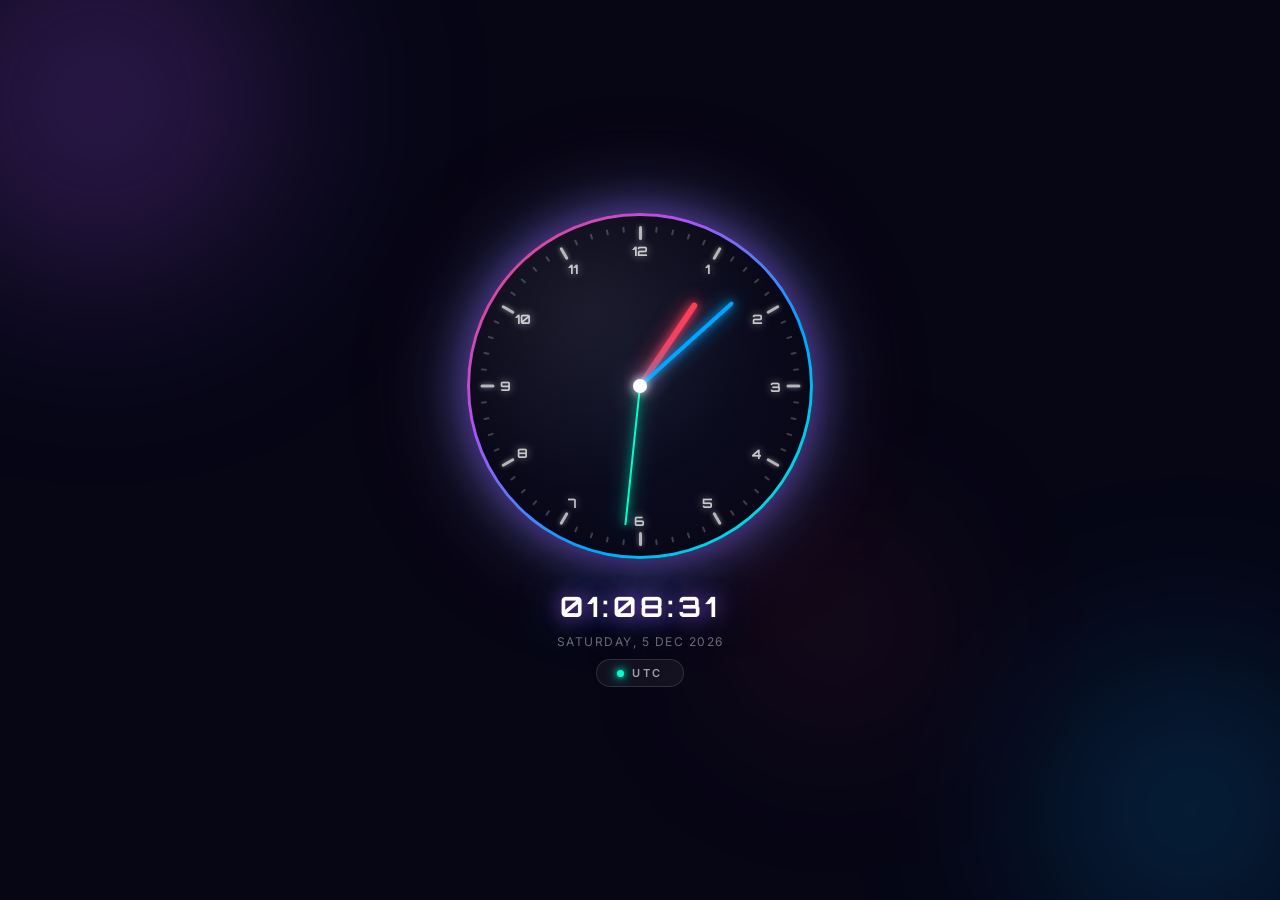
<file: index.html>
<!DOCTYPE html>
<html lang="en">
<head>
    <meta charset="UTF-8">
    <meta name="viewport" content="width=device-width, initial-scale=1.0">

    <!-- SEO -->
    <title>Analog Clock</title>
    <meta name="description" content="A beautiful, minimal analog clock built with HTML, CSS, and JavaScript.">
    <meta name="author" content="Vaibhav Chauhan">

    <!-- Open Graph / Social sharing -->
    <meta property="og:title" content="Analog Clock">
    <meta property="og:description" content="A beautiful, minimal analog clock built with HTML, CSS, and JavaScript.">
    <meta property="og:type" content="website">

    <!-- Browser theme color -->
    <meta name="theme-color" content="#353232">

    <!-- Favicon (emoji fallback — no extra file needed) -->
    <link rel="icon" href="data:image/svg+xml,<svg xmlns='http://www.w3.org/2000/svg' viewBox='0 0 100 100'><text y='.9em' font-size='90'>🕐</text></svg>">

    <link rel="stylesheet" href="styles.css">
</head>
<body>

    <!-- Ambient background orbs -->
    <div class="bg-orbs">
        <div class="orb orb-1"></div>
        <div class="orb orb-2"></div>
        <div class="orb orb-3"></div>
    </div>

    <div class="container">

        <!-- Glowing gradient outer ring -->
        <div class="clock-ring">
            <div class="clock">

                <!-- Tick marks (generated by JS) -->
                <div id="ticks" class="ticks"></div>

                <!-- Clock hands -->
                <div style="--clr:#ff3d58; --h:100px; --w:6px" id="hour" class="hand"><i></i></div>
                <div style="--clr:#00a6ff; --h:125px; --w:4px" id="min"  class="hand"><i></i></div>
                <div style="--clr:#00ffcc; --h:140px; --w:2px" id="sec"  class="hand"><i></i></div>

                <!-- Hour labels -->
                <span style="--i:1;"><b>1</b></span>
                <span style="--i:2;"><b>2</b></span>
                <span style="--i:3;"><b>3</b></span>
                <span style="--i:4;"><b>4</b></span>
                <span style="--i:5;"><b>5</b></span>
                <span style="--i:6;"><b>6</b></span>
                <span style="--i:7;"><b>7</b></span>
                <span style="--i:8;"><b>8</b></span>
                <span style="--i:9;"><b>9</b></span>
                <span style="--i:10;"><b>10</b></span>
                <span style="--i:11;"><b>11</b></span>
                <span style="--i:12;"><b>12</b></span>

                <!-- Center dot -->
                <div class="center-dot"></div>

            </div>
        </div>

        <!-- Digital info panel -->
        <div class="info-panel">
            <div class="digital-time" id="digitalTime">00:00:00</div>
            <div class="date-display"  id="dateDisplay"></div>
            <div class="timezone-badge">
                <span class="pulse-dot"></span>
                <span id="locationDisplay">Locating…</span>
            </div>
        </div>

    </div>

    <script src="script.js"></script>
</body>
</html>
</file>
<file: styles.css>
@import url('https://fonts.googleapis.com/css2?family=Orbitron:wght@400;700&family=Inter:wght@400;600&display=swap');

*, *::before, *::after {
    margin: 0;
    padding: 0;
    box-sizing: border-box;
}

body {
    display: flex;
    justify-content: center;
    align-items: center;
    min-height: 100vh;
    background: #060615;
    font-family: 'Inter', sans-serif;
    color: #fff;
    overflow: hidden;
}

/* ── Ambient background orbs ── */
.bg-orbs {
    position: fixed;
    inset: 0;
    pointer-events: none;
    z-index: 0;
}

.orb {
    position: absolute;
    border-radius: 50%;
    filter: blur(90px);
}

.orb-1 {
    width: 520px;
    height: 520px;
    background: radial-gradient(circle, rgba(168,85,247,0.35), transparent 70%);
    top: -160px;
    left: -160px;
}

.orb-2 {
    width: 420px;
    height: 420px;
    background: radial-gradient(circle, rgba(0,166,255,0.28), transparent 70%);
    bottom: -120px;
    right: -120px;
}

.orb-3 {
    width: 260px;
    height: 260px;
    background: radial-gradient(circle, rgba(255,61,88,0.18), transparent 70%);
    top: 55%;
    left: 55%;
}

/* ── Layout ── */
.container {
    position: relative;
    z-index: 1;
    display: flex;
    flex-direction: column;
    align-items: center;
    gap: 30px;
}

/* ── Glowing gradient outer ring ── */
.clock-ring {
    padding: 3px;
    border-radius: 50%;
    background: linear-gradient(135deg, #ff3d58, #a855f7, #00a6ff, #00ffcc);
    box-shadow:
        0 0 40px rgba(168,85,247,0.55),
        0 0 80px rgba(0,166,255,0.35),
        0 0 130px rgba(255,61,88,0.2);
    animation: glowPulse 3s ease-in-out infinite alternate;
}

@keyframes glowPulse {
    from {
        box-shadow:
            0 0 40px rgba(168,85,247,0.55),
            0 0 80px rgba(0,166,255,0.35);
    }
    to {
        box-shadow:
            0 0 65px rgba(168,85,247,0.85),
            0 0 130px rgba(0,166,255,0.55),
            0 0 200px rgba(255,61,88,0.25);
    }
}

/* ── Clock face ── */
.clock {
    width: 340px;
    height: 340px;
    border-radius: 50%;
    background:
        radial-gradient(circle at 35% 28%, rgba(255,255,255,0.07) 0%, transparent 55%),
        radial-gradient(circle at center, #0d0d22 0%, #060615 100%);
    display: flex;
    justify-content: center;
    align-items: center;
    position: relative;
}

/* ── Tick marks ── */
.ticks {
    position: absolute;
    inset: 0;
    border-radius: 50%;
    pointer-events: none;
}

.tick {
    position: absolute;
    left: calc(50% - 1px);
    top: 10px;
    width: 2px;
    border-radius: 2px;
    transform-origin: center 160px;
}

.tick.major {
    width: 3px;
    left: calc(50% - 1.5px);
    height: 14px;
    background: rgba(255,255,255,0.7);
    box-shadow: 0 0 5px rgba(255,255,255,0.5);
}

.tick.minor {
    height: 6px;
    background: rgba(255,255,255,0.22);
}

/* ── Number labels ── */
.clock span {
    position: absolute;
    transform: rotate(calc(30deg * var(--i)));
    inset: 24px;
    text-align: center;
    z-index: 2;
}

.clock span b {
    transform: rotate(calc(-30deg * var(--i)));
    display: inline-block;
    font-family: 'Orbitron', sans-serif;
    font-size: 13px;
    font-weight: 700;
    color: rgba(255,255,255,0.75);
    text-shadow: 0 0 8px rgba(255,255,255,0.5);
}

/* ── Clock hands ── */
.hand {
    position: absolute;
    top: 0;
    left: 0;
    width: 100%;
    height: 100%;
    z-index: 5;
}

.hand i {
    position: absolute;
    left: 50%;
    bottom: 50%;
    transform: translateX(-50%);
    background: var(--clr);
    width: var(--w, 4px);
    height: var(--h);
    border-radius: 8px 8px 2px 2px;
    box-shadow: 0 0 8px var(--clr), 0 0 20px var(--clr);
}

/* ── Center dot ── */
.center-dot {
    position: absolute;
    width: 14px;
    height: 14px;
    border-radius: 50%;
    background: #fff;
    z-index: 10;
    box-shadow:
        0 0 10px rgba(255,255,255,0.9),
        0 0 28px rgba(255,255,255,0.5);
}

/* ── Info panel ── */
.info-panel {
    display: flex;
    flex-direction: column;
    align-items: center;
    gap: 10px;
}

.digital-time {
    font-family: 'Orbitron', monospace;
    font-size: 28px;
    font-weight: 700;
    letter-spacing: 4px;
    color: #fff;
    text-shadow:
        0 0 20px rgba(168,85,247,0.9),
        0 0 45px rgba(0,166,255,0.6);
}

.date-display {
    font-family: 'Inter', sans-serif;
    font-size: 12px;
    font-weight: 400;
    letter-spacing: 1.5px;
    color: rgba(255,255,255,0.4);
    text-transform: uppercase;
}

/* ── IST timezone badge ── */
.timezone-badge {
    display: flex;
    align-items: center;
    gap: 8px;
    padding: 6px 20px;
    border-radius: 24px;
    background: rgba(255,255,255,0.05);
    border: 1px solid rgba(255,255,255,0.12);
    backdrop-filter: blur(12px);
    font-size: 11px;
    font-weight: 600;
    letter-spacing: 2.5px;
    color: rgba(255,255,255,0.6);
    text-transform: uppercase;
}

.pulse-dot {
    width: 7px;
    height: 7px;
    border-radius: 50%;
    background: #00ffcc;
    box-shadow: 0 0 6px #00ffcc, 0 0 14px #00ffcc;
    animation: pulseDot 1.5s ease-in-out infinite;
    flex-shrink: 0;
}

@keyframes pulseDot {
    0%, 100% { transform: scale(1);   opacity: 1; }
    50%       { transform: scale(1.7); opacity: 0.45; }
}
</file>
